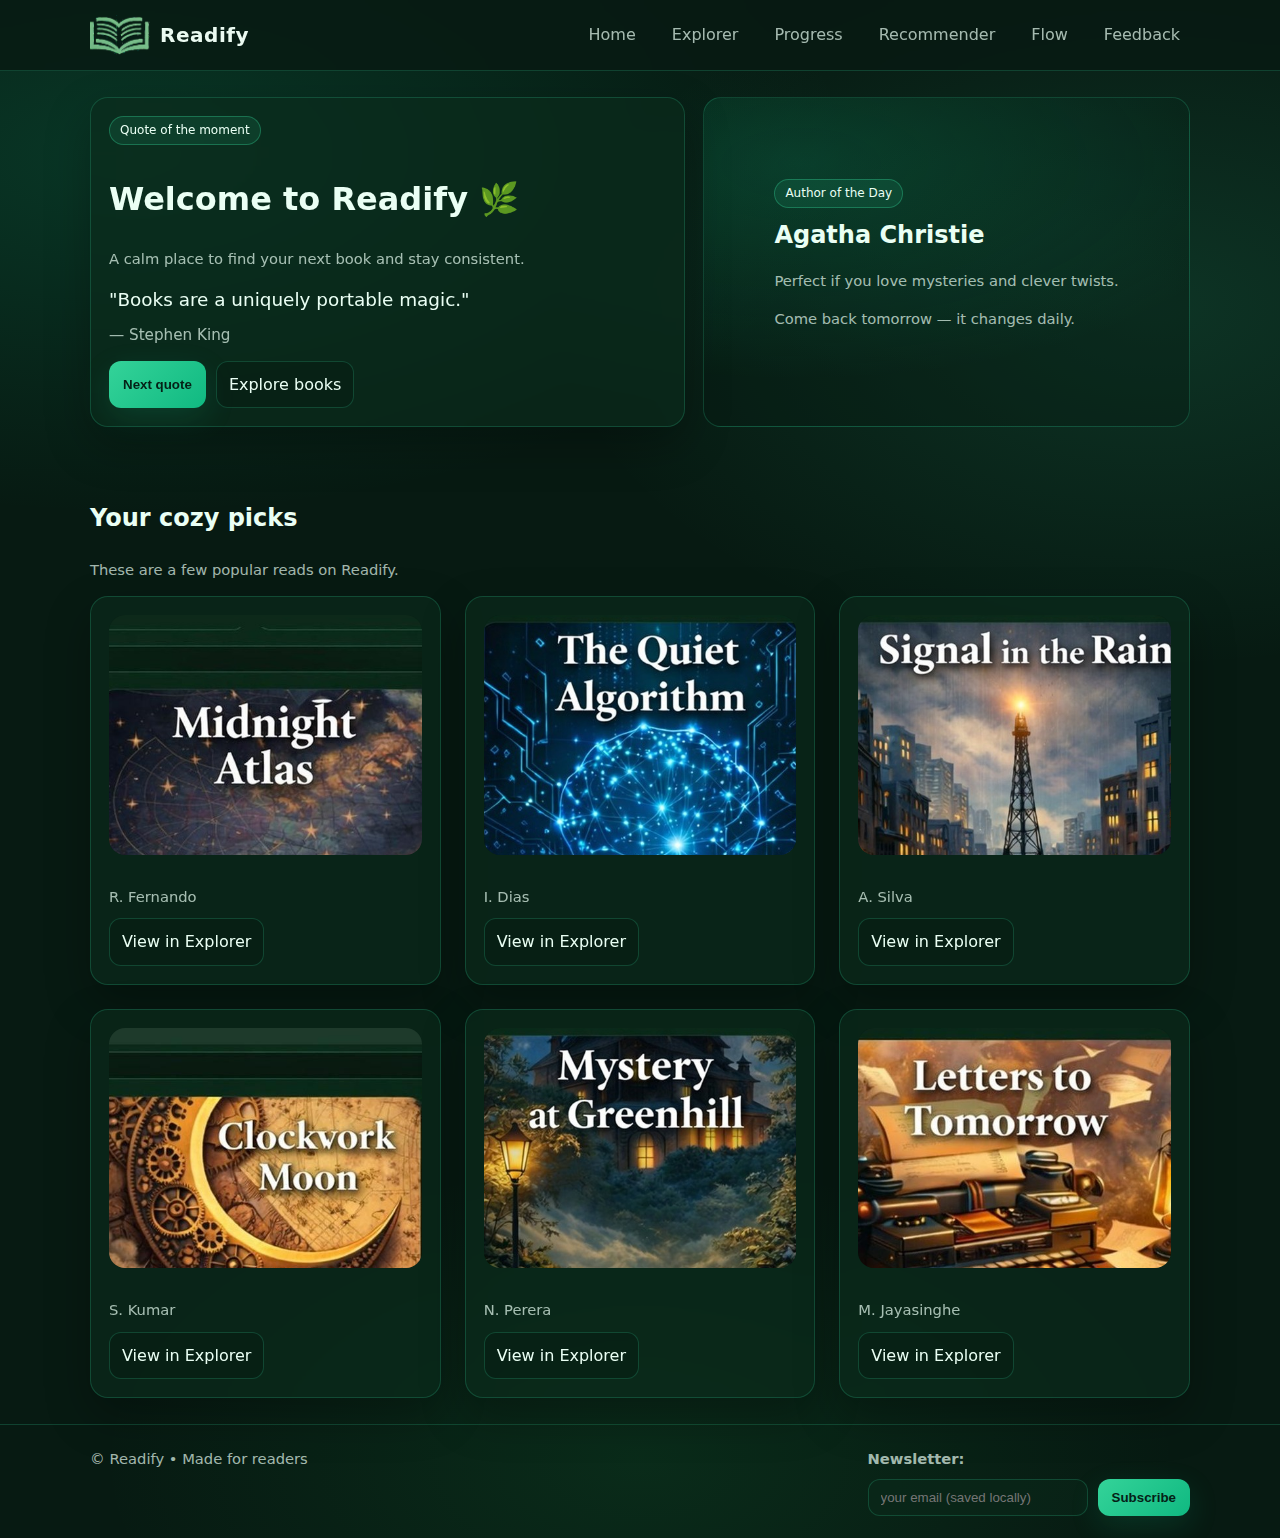
<file: Navinash SD ASSIGNMENT 3 WEBSITE/Redify Site/index.html>
<!doctype html>
<html lang="en">
<head>
  <meta charset="utf-8"/>
  <meta name="viewport" content="width=device-width, initial-scale=1"/>
  <title>Readify | Home</title>
  <meta name="description" content="Readify makes reading feel cozy with book discovery tools."/>
  <link rel="icon" href="favicon.svg">
  <link rel="manifest" href="manifest.webmanifest">
  <meta name="theme-color" content="#16a34a">
  <link rel="apple-touch-icon" href="icons/icon-192.png">
  <link rel="stylesheet" href="css/main.css"/>
</head>
<body>

<header>
  <div class="container navbar">
    <a class="brand" href="index.html"><img src="images/readify-icon.png" alt="Readify logo" class="brand-logo"><span class="brand-text">Readify</span></a>

    <nav class="nav-links">
      <a href="index.html">Home</a>
      <a href="explorer.html">Explorer</a>
      <a href="tracker.html">Progress</a>
      <a href="recommender.html">Recommender</a>
      <a href="flow.html">Flow</a>
      <a href="feedback.html">Feedback</a>
    </nav>

    <button class="hamburger" aria-label="Menu">
      <span></span><span></span><span></span>
    </button>
  </div>
</header>

<main class="container">

  <section class="section hero">
    <div class="card hero-left">
      <div class="badge">Quote of the moment</div>
      <h1>Welcome to Readify 🌿</h1>
      <p class="small">A calm place to find your next book and stay consistent.</p>

      <p class="quote" id="quoteBox"></p>

      <div style="display:flex; gap:10px; flex-wrap:wrap;">
        <button class="btn" id="nextQuoteBtn">Next quote</button>
        <a class="btn-secondary" href="explorer.html">Explore books</a>
      </div>
    </div>

    <div class="hero-right">
      <div>
        <div class="badge">Author of the Day</div>
        <h2 id="authorName" style="margin:0;">Loading…</h2>
        <p class="small" id="authorDesc"></p>
        <p class="small">Come back tomorrow — it changes daily.</p>
      </div>
    </div>
  </section>

  <section class="section">
    <h2>Your cozy picks</h2>
    <p class="small">These are a few popular reads on Readify.</p>

    <div class="home-books" id="homeBooks"></div>
  </section>

</main>

<footer>
  <div class="container footer-row">
    <div class="small">© Readify • Made for readers</div>

    <form id="newsletterForm" class="small" style="min-width:300px;">
      <strong>Newsletter:</strong>
      <div style="display:flex; gap:10px; margin-top:8px; flex-wrap:wrap;">
        <input id="newsletterEmail" type="text" placeholder="your email (saved locally)" style="flex:1; min-width:220px;">
        <button class="btn" type="submit">Subscribe</button>
      </div>
      <div id="newsletterMsg"></div>
    </form>
  </div>
</footer>

<script src="css/js/common.js"></script>
<script src="css/js/data.js"></script>
<script src="css/js/home.js"></script>
</body>
</html>
</file>
<file: Navinash SD ASSIGNMENT 3 WEBSITE/Redify Site/css/main.css>
:root{
  --bg: #071a12;
  --card: rgba(11, 42, 27, 0.66);
  --text: #eafff4;
  --muted: rgba(234, 255, 244, 0.70);
  --accent: #34d399;
  --accent2: #10b981;
  --border: rgba(52, 211, 153, 0.22);
  --danger: #fb7185;
}

*{ box-sizing: border-box; }
html { scroll-behavior: smooth; }

body{
  margin: 0;
  font-family: system-ui, -apple-system, Segoe UI, Roboto, Arial, sans-serif;
  color: var(--text);
  line-height: 1.6;
  background:
    radial-gradient(1200px 600px at 10% 10%, rgba(16,185,129,0.18), transparent 60%),
    radial-gradient(1000px 600px at 90% 20%, rgba(52,211,153,0.14), transparent 60%),
    radial-gradient(900px 500px at 50% 95%, rgba(34,197,94,0.10), transparent 60%),
    var(--bg);
}

.container{ width: min(1100px, 92%); margin: 0 auto; }
.section{ padding: 26px 0; }
a{ color: inherit; text-decoration: none; }
img{ max-width: 100%; display: block; }

.small{ font-size: .92rem; color: var(--muted); }

.card{
  background: var(--card);
  border: 1px solid var(--border);
  border-radius: 18px;
  backdrop-filter: blur(10px);
  box-shadow: 0 18px 45px rgba(0,0,0,.28);
}

.btn{
  display: inline-flex; align-items:center; justify-content:center;
  padding: 10px 14px; border-radius: 12px;
  border: none; cursor: pointer;
  font-weight: 800;
  color: #052016;
  background: linear-gradient(135deg, var(--accent), var(--accent2));
  transition: transform .15s ease, filter .15s ease;
  box-shadow: 0 10px 30px rgba(16, 185, 129, .16);
}
.btn:hover{ transform: translateY(-1px); filter: brightness(1.06); }
.btn:active{ transform: translateY(0px); }

.btn-secondary{
  border: 1px solid var(--border);
  background: rgba(7, 26, 18, 0.45);
  color: var(--text);
  padding: 10px 12px;
  border-radius: 12px;
  cursor: pointer;
}
.btn-secondary:hover{ filter: brightness(1.08); }

.badge{
  display:inline-block;
  padding: 4px 10px;
  border-radius: 999px;
  border: 1px solid rgba(52, 211, 153, .35);
  background: rgba(52, 211, 153, .10);
  font-size: 12px;
  margin-bottom: 8px;
}

/* NAVBAR */
header{
  position: sticky; top: 0; z-index: 50;
  background: rgba(7, 26, 18, 0.82);
  border-bottom: 1px solid var(--border);
  backdrop-filter: blur(10px);
}
.navbar{
  display:flex; align-items:center; justify-content: space-between;
  padding: 14px 0;
}
.brand{
  display:flex; align-items:center; gap:10px;
  font-weight: 900; letter-spacing: .5px;
}
.brand-badge{
  width: 36px; height: 36px; border-radius: 12px;
  background: linear-gradient(135deg, var(--accent), var(--accent2));
}
.nav-links{ display:flex; gap: 16px; align-items:center; }
.nav-links a{
  color: var(--muted);
  padding: 8px 10px;
  border-radius: 12px;
  transition: background .15s ease, color .15s ease;
}
.nav-links a:hover{ background: rgba(52,211,153,.10); color: var(--text); }

.hamburger{
  display:none;
  width: 44px; height: 44px;
  border: 1px solid var(--border);
  border-radius: 14px;
  background: rgba(11, 42, 27, 0.50);
  cursor: pointer;
}
.hamburger span{
  display:block; width: 20px; height: 2px; margin: 5px auto;
  background: var(--text);
}

@media (max-width: 820px){
  .hamburger{ display:inline-block; }
  .nav-links{
    display:none;
    position:absolute; left:0; right:0; top: 68px;
    background: rgba(7, 26, 18, 0.92);
    border-bottom: 1px solid var(--border);
    padding: 12px;
    flex-direction: column;
    align-items: stretch;
  }
  .nav-links.show{ display:flex; }
  .nav-links a{ padding: 12px 14px; }
}

/* FOOTER */
footer{
  border-top: 1px solid var(--border);
  padding: 22px 0;
  color: var(--muted);
}
.footer-row{
  display:flex; gap:14px; justify-content: space-between; flex-wrap: wrap;
}

/* HOME */
.hero{
  display:grid;
  grid-template-columns: 1.1fr .9fr;
  gap: 18px;
  align-items: stretch;
}
.hero-left{ padding: 18px; }
.hero-right{
  padding: 18px;
  display:flex; align-items:center; justify-content:center;
  min-height: 240px;
  background:
    radial-gradient(800px 360px at 20% 20%, rgba(16,185,129,.20), transparent 60%),
    rgba(7,26,18,.35);
  border: 1px solid var(--border);
  border-radius: 18px;
}
.quote{
  font-size: 1.15rem;
  margin: 10px 0 14px;
}
.quote span{ color: var(--muted); font-size: .95rem; display:block; margin-top: 8px; }

.home-grid{
  display:grid;
  grid-template-columns: repeat(3, minmax(0,1fr));
  gap: 14px;
}
.home-card{ padding: 16px; }

.home-books{
  /* 6 books as 6 separate cards (3 on top, 3 below on desktop) */
  display: grid;
  grid-template-columns: 1fr;
  gap: 16px;
  max-width: 1100px;
  margin: 0 auto;
}

@media (min-width: 560px){
  .home-books{ grid-template-columns: repeat(2, minmax(0, 1fr)); }
}
@media (min-width: 900px){
  .home-books{ grid-template-columns: repeat(3, minmax(0, 1fr)); }
}

.book-mini{ padding: 14px; }
.book-mini img{
  border-radius: 14px;
  width: 100%;
  aspect-ratio: 1 / 1; /* cropped cover tiles are 512x512 */
  height: auto;
  object-fit: cover;
  object-position: top center; /* keep title area visible */
  border: 1px solid rgba(52,211,153,.18);
  background: rgba(0,0,0,0.18);
}
.book-mini h3{ margin: 10px 0 4px; font-size: 1.0rem; }
.book-mini p{ margin: 0; }

@media (max-width: 900px){
  .hero{ grid-template-columns: 1fr; }
  .home-grid{ grid-template-columns: 1fr; }
  .home-books{ grid-template-columns: 1fr; }
}

/* EXPLORER */
.explorer-card{ padding: 14px; }
.explorer-controls{
  display:grid;
  grid-template-columns: 1fr 180px 180px;
  gap: 10px;
  align-items:center;
}
input, select, textarea{
  width: 100%;
  padding: 10px 12px;
  border-radius: 12px;
  border: 1px solid var(--border);
  background: rgba(11, 42, 27, 0.45);
  color: var(--text);
  outline:none;
}
@media (max-width: 900px){
  .explorer-controls{ grid-template-columns: 1fr; }
}

.grid{
  display: grid;
  /* Explorer books as a 3x2 grid on desktop (responsive on smaller screens) */
  grid-template-columns: 1fr;
  gap: 16px;
  max-width: 1100px;
  margin: 0 auto;
}

@media (min-width: 560px){
  .grid{ grid-template-columns: repeat(2, minmax(0, 1fr)); }
}
@media (min-width: 900px){
  .grid{ grid-template-columns: repeat(3, minmax(0, 1fr)); }
}

/* Keep single-column on all screen sizes */

.book-card{ padding: 14px; cursor:pointer; transition: transform .12s ease, filter .12s ease; }
.book-card:hover{ transform: translateY(-2px); filter: brightness(1.05); }
.book-meta{ color: var(--muted); font-size: .92rem; }

.cover{
  width: 100%;
  aspect-ratio: 1 / 1;     /* cropped cover tiles are 512x512 */
  height: auto;            /* let aspect-ratio decide height */
  object-fit: cover;
  object-position: top center; /* keep title area visible */
  display: block;
  border-radius: 16px;
  border: 1px solid rgba(52,211,153,.18);
  margin-bottom: 10px;
  background: rgba(0,0,0,0.18);
}

/* MODAL */
.modal-backdrop{
  position: fixed; inset: 0;
  background: rgba(0,0,0,.55);
  display:none;
  align-items: center;
  justify-content: center;
  padding: 18px;
  z-index: 60;
}
.modal-backdrop.show{ display:flex; }
.modal{
  width: min(860px, 96vw);
  padding: 16px;
  border-radius: 18px;
  border: 1px solid var(--border);
  background: rgba(7,26,18,.92);
  backdrop-filter: blur(10px);
}
.modal-head{
  display:flex; justify-content: space-between; align-items:center; gap: 10px;
  margin-bottom: 10px;
}
.close-btn{
  border: 1px solid var(--border);
  background: rgba(11,42,27,.45);
  color: var(--text);
  border-radius: 12px;
  padding: 8px 10px;
  cursor:pointer;
}
.table{
  width:100%;
  border-collapse: collapse;
  overflow:hidden;
  border-radius: 14px;
  border: 1px solid var(--border);
}
.table th, .table td{
  padding: 10px 12px;
  border-bottom: 1px solid rgba(52,211,153,.15);
  text-align:left;
}
.table th{ background: rgba(52,211,153,.10); }
.table td{ color: var(--muted); }

/* TRACKER */
.track-layout{
  display:grid;
  grid-template-columns: 360px 1fr;
  gap: 18px;
  align-items:start;
}
@media (max-width: 900px){ .track-layout{ grid-template-columns: 1fr; } }
.track-panel{ padding: 16px; }
.track-card{ padding: 14px; }
.bar{
  height: 10px;
  border-radius: 999px;
  background: rgba(7, 26, 18, 0.22);
  overflow:hidden;
  border: 1px solid rgba(52, 211, 153, 0.18);
  margin: 10px 0;
}
.bar-fill{
  height: 100%;
  width: 0%;
  background: linear-gradient(135deg, var(--accent), var(--accent2));
  transition: width .4s ease;
}

/* RECOMMENDER */
.rec-layout{
  display:grid;
  grid-template-columns: 320px 1fr;
  gap: 18px;
  align-items:start;
}
@media (max-width: 900px){ .rec-layout{ grid-template-columns: 1fr; } }
.rec-panel{ padding: 16px; }
.rec-results{ padding: 14px; min-height: 260px; }

/* FLOW */
.flow-card{
  max-width: 620px;
  margin: 0 auto;
  padding: 18px;
  text-align:center;
}
.flow-time{
  font-size: 52px;
  font-weight: 900;
  margin: 8px 0 14px;
}
.flow-buttons{ display:flex; justify-content:center; gap: 10px; flex-wrap:wrap; }

/* FEEDBACK */
.feedback-card{
  max-width: 720px;
  margin: 0 auto;
  padding: 18px;
}
.err{ color: var(--danger); font-weight: 800; margin-top: 8px; }
.ok{ color: var(--accent); font-weight: 800; margin-top: 8px; }

/* FAQ */
.faq-item{
  border: 1px solid var(--border);
  border-radius: 14px;
  padding: 12px;
  margin-bottom: 10px;
  background: rgba(7, 26, 18, 0.35);
  cursor: pointer;
}
.faq-q{
  font-weight: 900;
  background: none;
  border: none;
  padding: 0;
  width: 100%;
  text-align: left;
  cursor: pointer;
  color: var(--text);
}
.faq-a{ display:none; margin-top: 8px; color: var(--muted); }
.faq-item.open .faq-a{ display:block; }












/* === FULL COVER: make image area tall enough on big screens === */
@media (min-width: 900px){
  .cover{ aspect-ratio: 1 / 1; }
}



/* Covers contain titles baked into images; avoid duplicating titles in text. */
/* Small animation used in Recommender */
@keyframes readifyShake {
  0% { transform: translateX(0); }
  25% { transform: translateX(-6px); }
  50% { transform: translateX(6px); }
  75% { transform: translateX(-4px); }
  100% { transform: translateX(0); }
}

.shake{
  animation: readifyShake 0.4s;
}

/* Cards used for saved/completed lists (keep text visible) */
.book-list-card img{
  width: 100%;
  aspect-ratio: 1 / 1;
  height: auto;
  object-fit: cover;
  object-position: top center;
  display: block;
  border-radius: 18px;
  border: 1px solid rgba(52,211,153,.18);
  background: rgba(0,0,0,0.18);
}

.book-list-card h3,
.book-list-card .book-meta,
.book-list-card p{
  display: block !important;
}

/* === UNIFORM BOOK CARD FIX === */
.grid, .home-books {
  display: grid;
  grid-template-columns: repeat(3, 1fr);
  gap: 24px;
}

.book-card {
  padding: 16px;
  margin: 0;
  border-radius: 18px;
  display: flex;
  flex-direction: column;
}

.book-card img {
  width: 100%;
  height: 220px;
  object-fit: cover;
  border-radius: 12px;
  margin-bottom: 12px;
}

@media (max-width: 900px) {
  .grid, .home-books { grid-template-columns: repeat(2, 1fr); }
}

@media (max-width: 600px) {
  .grid, .home-books { grid-template-columns: 1fr; }
}


/* === FIX: MAKE ALL BOOK CARDS SAME VISUAL MARGINS/HEIGHTS === */
.home-books, .grid { align-items: stretch; }

/* Ensure each card stretches and content aligns consistently */
.card.book-mini,
.card.book-card {
  height: 100%;
  display: flex;
  flex-direction: column;
  gap: 10px;
}

/* Keep metadata height consistent so buttons line up */
.card.book-mini .small {
  min-height: 1.2em;
  margin: 0;
}

/* Push CTA button to bottom so all cards look equal */
.card.book-mini .btn-secondary {
  margin-top: auto;
}

/* Force consistent cover tile size in both places */
.card.book-mini img,
.card.book-card .cover {
  width: 100%;
  height: 240px;       /* consistent height */
  object-fit: cover;
  object-position: top center;
}


/* === FINAL UNIFORM CARD SPACING (HOME + EXPLORER) === */
/* Make every card identical: same padding, same inner spacing, same image sizing */
.card.book-mini,
.card.book-card{
  padding: 16px !important;
  margin: 0 !important;
  display: flex !important;
  flex-direction: column !important;
  justify-content: flex-start !important;
  height: 100% !important;
}

/* Remove any default gaps from inline images */
.card.book-mini img,
.card.book-card img.cover{
  display: block !important;
  width: 100% !important;
  height: 240px !important;
  object-fit: cover !important;
  object-position: center top !important;
  margin: 0 0 12px 0 !important;
  border-radius: 14px !important;
}

/* Normalize text + button spacing so left/right/top/bottom all match */
.card.book-mini .small,
.card.book-card .book-meta{
  margin: 0 !important;
  padding: 0 !important;
  min-height: 1.2em;
}

/* Keep the CTA aligned at the bottom for equal look */
.card.book-mini .btn-secondary{
  margin-top: auto !important;
  align-self: flex-start;
}


/* === UNIFORM COVER CROPPING (CENTER) ===
   Fixes 'uneven margins' feeling caused by top-aligned cover artwork.
*/
.card.book-mini img,
.book-mini img,
.card.book-card img.cover,
.card.book-card .cover{
  object-position: center center !important;
  background-position: center center !important;
}


/* === FIX: UNIFORM CARD MARGINS + COVER TITLES NOT CUT ===
   - Make padding identical for every book card
   - Use fixed cover height (not square) so the title area stays visible
   - Top-align cover crop to keep title text visible
*/
.home-books, .grid{ gap: 24px !important; align-items: stretch; }

.card.book-mini, .book-mini{
  padding: 16px !important;
  margin: 0 !important;
  display: flex !important;
  flex-direction: column !important;
  height: 100% !important;
}

.card.book-mini img, .book-mini img{
  display: block !important;
  width: 100% !important;
  height: 230px !important;         /* consistent cover height */
  aspect-ratio: auto !important;    /* remove square crop that cuts titles */
  object-fit: cover !important;
  object-position: top center !important; /* keep title visible */
  margin: 0 0 12px 0 !important;
}

.card.book-mini .btn-secondary{
  margin-top: auto !important;      /* button aligns on all cards */
}

/* Explorer cards (if used) */
.card.book-card{
  padding: 16px !important;
  display: flex !important;
  flex-direction: column !important;
  height: 100% !important;
}
.card.book-card .cover, .card.book-card img.cover{
  display: block !important;
  width: 100% !important;
  height: 230px !important;
  object-fit: cover !important;
  object-position: top center !important;
}


/* === FINAL FIX: UNIFORM CARD SPACING + KEEP COVER TITLES VISIBLE === */
*{ box-sizing: border-box; }

.home-books, .grid{
  align-items: stretch !important;
  gap: 24px !important;
}

/* ONE source of spacing: only the card has padding */
.card.book-mini, .card.book-card{
  padding: 18px !important;
  margin: 0 !important;
  display: flex !important;
  flex-direction: column !important;
  height: 100% !important;
}

/* Make all covers behave the same (no hidden gaps, no square crop) */
.card.book-mini > img,
.card.book-card img,
.card.book-card .cover{
  display: block !important;
  width: 100% !important;
  height: 240px !important;
  aspect-ratio: auto !important;     /* kill any 1/1 crop */
  object-fit: cover !important;
  object-position: top center !important; /* keep title area visible */
  margin: 0 !important;
  border-radius: 14px !important;
  background: rgba(0,0,0,0.12) !important;
}

/* This creates identical 'inner margin' feeling around every cover */
.card.book-mini > img{
  padding: 6px !important;
}

/* Normalize author + CTA spacing */
.card.book-mini .small,
.card.book-card .small,
.card.book-card .book-meta{
  margin: 8px 0 0 0 !important;
  padding: 0 !important;
  min-height: 1.2em;
}
.card.book-mini .btn-secondary,
.card.book-card .btn-secondary{
  margin-top: auto !important; /* button aligns at bottom */
}

/* Responsive columns */
@media (max-width: 900px){
  .home-books, .grid{ grid-template-columns: repeat(2, 1fr) !important; }
}
@media (max-width: 600px){
  .home-books, .grid{ grid-template-columns: 1fr !important; }
}


/* === COVER FIX: EDGE-TO-EDGE, NO GAPS, TITLES VISIBLE === */
.cover-wrap{
  border-radius: 16px;
  overflow: hidden;            /* clip the zoomed image */
  background: transparent;
  margin: 0 0 12px 0;
}

/* Home + Explorer covers */
.cover-wrap img{
  display:block;
  width:100%;
  height:240px;                /* consistent height */
  object-fit:cover;
  object-position: top center; /* keep title visible */
  transform: scale(1.04);      /* remove internal letterbox/borders */
}

/* Ensure any old rules can't break this */
.book-mini img,
.book-card img.cover{
  height: 240px !important;
  width: 100% !important;
  object-fit: cover !important;
  object-position: top center !important;
  aspect-ratio: auto !important;
}
@media (max-width: 900px){
  .cover-wrap img{ height: 220px; }
}
@media (max-width: 600px){
  .cover-wrap img{ height: 210px; }
}


/* === FIX v2: REMOVE SQUARE ASPECT-RATIO THAT CAUSES SIDE/TOP GAPS ===
   Some pages apply aspect-ratio: 1/1 to images (.book-mini img, .cover, etc).
   That can prevent <img> from stretching full width/height, leaving visible background gaps.
*/
.book-mini .cover-wrap img,
.book-card .cover-wrap img,
.book-card .cover-wrap img.cover{
  width: 100% !important;
  height: 240px !important;
  aspect-ratio: auto !important;   /* kill any 1/1 crop */
  max-width: none !important;
  max-height: none !important;
  object-fit: cover !important;
  object-position: top center !important; /* keep title visible */
  display: block !important;
  margin: 0 !important;
  padding: 0 !important;
  transform: scale(1.08) !important; /* stronger zoom to remove internal borders */
}

/* Ensure wrapper has NO padding that could show as a gap */
.book-mini .cover-wrap,
.book-card .cover-wrap{
  padding: 0 !important;
  background: transparent !important;
  overflow: hidden !important;
  border-radius: 16px !important;
}


/* === LOGO (IMAGE) FIX === */
.brand{
  display:flex;
  align-items:center;
  gap:10px;
  text-decoration:none;
}
.brand-logo{
  height:40px;
  width:auto;
  display:block;
}



.brand-text{
  font-size:20px;
  font-weight:700;
  color:#eafaf1;
  line-height:1;
}

/* === COVER GAP FIX (EXPLORER + HOME) === */
.cover-wrap{
  background: transparent !important;
  overflow: hidden !important;
}
.cover{
  display:block !important;
  width:100% !important;
  height:240px !important;
  object-fit:cover !important;
  object-position:center center !important;
  margin:0 !important;
}
</file>
